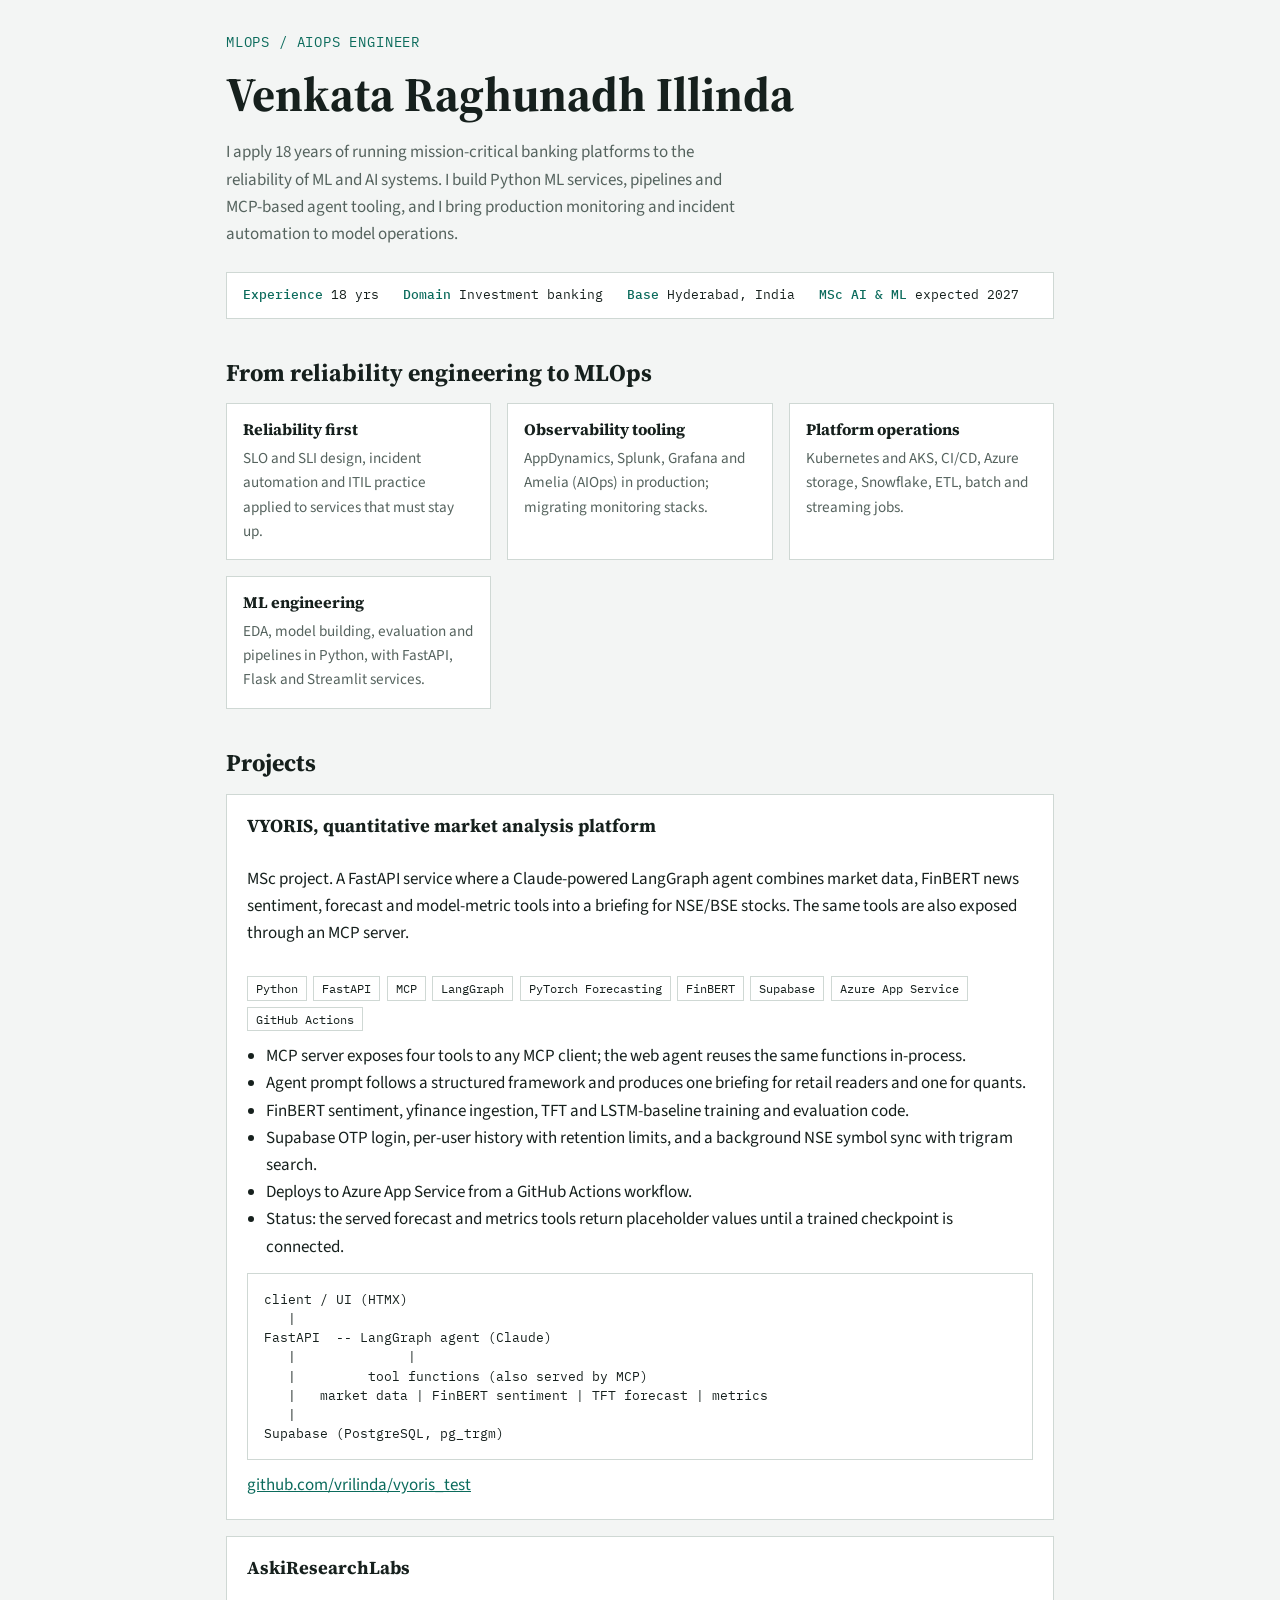
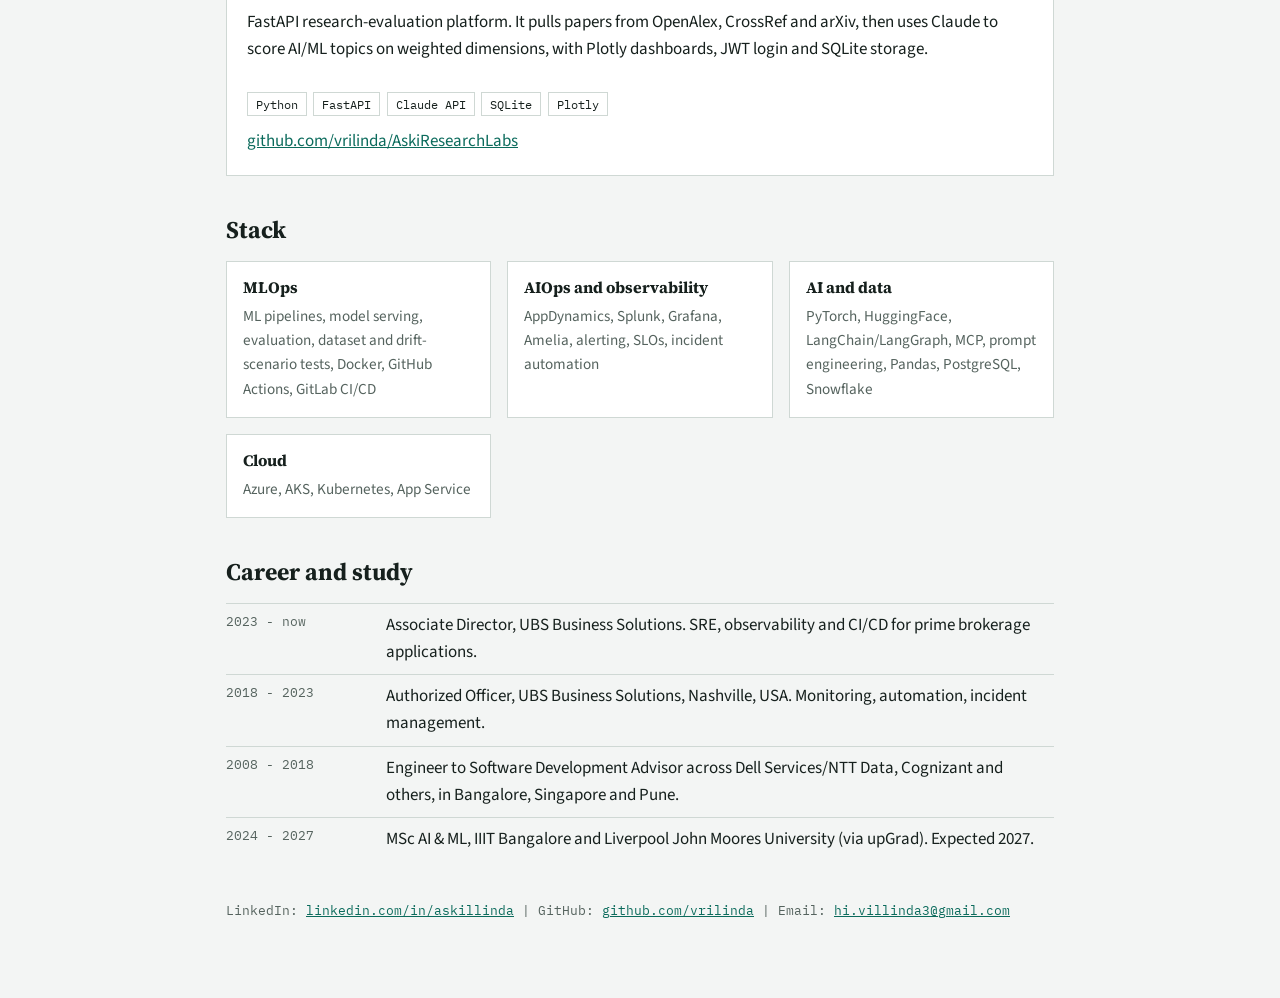
<file: mlops/portfolio/index.html>
<!doctype html>
<html lang="en">
<head>
<meta charset="utf-8">
<meta name="viewport" content="width=device-width, initial-scale=1">
<title>Raghunadh Illinda | MLOps and AIOps Engineer</title>
<meta name="description" content="MLOps and AIOps engineer with 18 years of production reliability in investment banking.">
<link rel="stylesheet" href="https://fonts.googleapis.com/css2?family=IBM+Plex+Mono:wght@400;500&family=Source+Serif+4:opsz,wght@8..60,500;8..60,700&family=Source+Sans+3:wght@400;600&display=swap">
<style>
/* Layout: runbook-style single column with a status strip; sections read like ops documents. */
:root{--bg:#f3f5f4;--fg:#16201d;--muted:#55635e;--line:#cfd8d4;--panel:#ffffff;--accent:#0b6b5c;--warn:#9a5b00;
--display:"Source Serif 4",Georgia,serif;--body:"Source Sans 3",system-ui,sans-serif;--mono:"IBM Plex Mono",ui-monospace,monospace}
@media (prefers-color-scheme:dark){:root:not([data-theme="light"]){--bg:#0f1715;--fg:#e4ede9;--muted:#9bada6;--line:#2a3a35;--panel:#16211e;--accent:#4fc3ad;--warn:#e0a54a;color-scheme:dark}}
:root[data-theme="dark"]{--bg:#0f1715;--fg:#e4ede9;--muted:#9bada6;--line:#2a3a35;--panel:#16211e;--accent:#4fc3ad;--warn:#e0a54a;color-scheme:dark}
*{box-sizing:border-box}
body{margin:0;background:var(--bg);color:var(--fg);font:17px/1.6 var(--body)}
.wrap{max-width:860px;margin:0 auto;padding:2rem 1rem 4rem}
h1,h2,h3{font-family:var(--display);line-height:1.2;text-wrap:balance;margin:0}
h1{font-size:clamp(2rem,6vw,3rem)}
h2{font-size:1.5rem;margin-bottom:1rem;padding-top:2.5rem}
h3{font-size:1.15rem}
a{color:var(--accent)}
a:focus-visible{outline:2px solid var(--accent);outline-offset:2px}
.role{font-family:var(--mono);font-size:.85rem;letter-spacing:.06em;text-transform:uppercase;color:var(--accent);margin:0 0 .75rem}
.lede{max-width:65ch;color:var(--muted);margin:1rem 0 0}
.strip{display:flex;flex-wrap:wrap;gap:.5rem 1.5rem;margin-top:1.5rem;padding:.75rem 1rem;border:1px solid var(--line);background:var(--panel);font-family:var(--mono);font-size:.8rem}
.strip span{min-width:0}
.strip b{font-weight:500;color:var(--accent)}
.grid{display:grid;grid-template-columns:repeat(auto-fit,minmax(240px,1fr));gap:1rem}
.cell{border:1px solid var(--line);background:var(--panel);padding:1rem}
.cell h3{font-size:1rem;margin-bottom:.4rem}
.cell p{margin:0;color:var(--muted);font-size:.95rem}
.project{border:1px solid var(--line);background:var(--panel);padding:1.25rem;display:grid;gap:.75rem;min-width:0}
.tags{display:flex;flex-wrap:wrap;gap:.4rem;list-style:none;padding:0;margin:0}
.tags li{font-family:var(--mono);font-size:.75rem;border:1px solid var(--line);padding:.1rem .5rem}
.project ul.pts{margin:0;padding-left:1.2rem}
.pending{border-style:dashed}
.pending .flag{font-family:var(--mono);font-size:.75rem;color:var(--warn)}
pre{margin:0;overflow-x:auto;padding:1rem;border:1px solid var(--line);background:var(--panel);font:.8rem/1.5 var(--mono)}
.timeline{list-style:none;margin:0;padding:0;display:grid;gap:.5rem}
.timeline li{display:grid;grid-template-columns:9rem 1fr;gap:1rem;border-top:1px solid var(--line);padding-top:.5rem}
.timeline time{font-family:var(--mono);font-size:.8rem;color:var(--muted)}
@media (max-width:520px){.timeline li{grid-template-columns:1fr;gap:.1rem}}
footer{margin-top:3rem;font-family:var(--mono);font-size:.8rem;color:var(--muted)}
</style>
</head>
<body>
<main class="wrap">
<header>
<p class="role">MLOps / AIOps Engineer</p>
<h1>Venkata Raghunadh Illinda</h1>
<p class="lede">I apply 18 years of running mission-critical banking platforms to the reliability of ML and AI systems. I build Python ML services, pipelines and MCP-based agent tooling, and I bring production monitoring and incident automation to model operations.</p>
<div class="strip" role="list">
<span role="listitem"><b>Experience</b> 18 yrs</span>
<span role="listitem"><b>Domain</b> Investment banking</span>
<span role="listitem"><b>Base</b> Hyderabad, India</span>
<span role="listitem"><b>MSc AI &amp; ML</b> expected 2027</span>
</div>
</header>

<section aria-labelledby="edge">
<h2 id="edge">From reliability engineering to MLOps</h2>
<div class="grid">
<div class="cell"><h3>Reliability first</h3><p>SLO and SLI design, incident automation and ITIL practice applied to services that must stay up.</p></div>
<div class="cell"><h3>Observability tooling</h3><p>AppDynamics, Splunk, Grafana and Amelia (AIOps) in production; migrating monitoring stacks.</p></div>
<div class="cell"><h3>Platform operations</h3><p>Kubernetes and AKS, CI/CD, Azure storage, Snowflake, ETL, batch and streaming jobs.</p></div>
<div class="cell"><h3>ML engineering</h3><p>EDA, model building, evaluation and pipelines in Python, with FastAPI, Flask and Streamlit services.</p></div>
</div>
</section>

<section aria-labelledby="projects">
<h2 id="projects">Projects</h2>
<div class="grid" style="grid-template-columns:1fr">
<article class="project">
<h3>VYORIS, quantitative market analysis platform</h3>
<p>MSc project. A FastAPI service where a Claude-powered LangGraph agent combines market data, FinBERT news sentiment, forecast and model-metric tools into a briefing for NSE/BSE stocks. The same tools are also exposed through an MCP server.</p>
<ul class="tags"><li>Python</li><li>FastAPI</li><li>MCP</li><li>LangGraph</li><li>PyTorch Forecasting</li><li>FinBERT</li><li>Supabase</li><li>Azure App Service</li><li>GitHub Actions</li></ul>
<ul class="pts">
<li>MCP server exposes four tools to any MCP client; the web agent reuses the same functions in-process.</li>
<li>Agent prompt follows a structured framework and produces one briefing for retail readers and one for quants.</li>
<li>FinBERT sentiment, yfinance ingestion, TFT and LSTM-baseline training and evaluation code.</li>
<li>Supabase OTP login, per-user history with retention limits, and a background NSE symbol sync with trigram search.</li>
<li>Deploys to Azure App Service from a GitHub Actions workflow.</li>
<li>Status: the served forecast and metrics tools return placeholder values until a trained checkpoint is connected.</li>
</ul>
<pre>client / UI (HTMX)
   |
FastAPI  -- LangGraph agent (Claude)
   |              |
   |         tool functions (also served by MCP)
   |   market data | FinBERT sentiment | TFT forecast | metrics
   |
Supabase (PostgreSQL, pg_trgm)</pre>
<a href="https://github.com/vrilinda/vyoris_test">github.com/vrilinda/vyoris_test</a>
</article>

<article class="project">
<h3>AskiResearchLabs</h3>
<p>FastAPI research-evaluation platform. It pulls papers from OpenAlex, CrossRef and arXiv, then uses Claude to score AI/ML topics on weighted dimensions, with Plotly dashboards, JWT login and SQLite storage.</p>
<ul class="tags"><li>Python</li><li>FastAPI</li><li>Claude API</li><li>SQLite</li><li>Plotly</li></ul>
<a href="https://github.com/vrilinda/AskiResearchLabs">github.com/vrilinda/AskiResearchLabs</a>
</article>
</div>
</section>

<section aria-labelledby="stack">
<h2 id="stack">Stack</h2>
<div class="grid">
<div class="cell"><h3>MLOps</h3><p>ML pipelines, model serving, evaluation, dataset and drift-scenario tests, Docker, GitHub Actions, GitLab CI/CD</p></div>
<div class="cell"><h3>AIOps and observability</h3><p>AppDynamics, Splunk, Grafana, Amelia, alerting, SLOs, incident automation</p></div>
<div class="cell"><h3>AI and data</h3><p>PyTorch, HuggingFace, LangChain/LangGraph, MCP, prompt engineering, Pandas, PostgreSQL, Snowflake</p></div>
<div class="cell"><h3>Cloud</h3><p>Azure, AKS, Kubernetes, App Service</p></div>
</div>
</section>

<section aria-labelledby="path">
<h2 id="path">Career and study</h2>
<ol class="timeline">
<li><time>2023 - now</time><span>Associate Director, UBS Business Solutions. SRE, observability and CI/CD for prime brokerage applications.</span></li>
<li><time>2018 - 2023</time><span>Authorized Officer, UBS Business Solutions, Nashville, USA. Monitoring, automation, incident management.</span></li>
<li><time>2008 - 2018</time><span>Engineer to Software Development Advisor across Dell Services/NTT Data, Cognizant and others, in Bangalore, Singapore and Pune.</span></li>
<li><time>2024 - 2027</time><span>MSc AI &amp; ML, IIIT Bangalore and Liverpool John Moores University (via upGrad). Expected 2027.</span></li>
</ol>
</section>

<footer>
<p>LinkedIn: <a href="https://www.linkedin.com/in/askillinda/">linkedin.com/in/askillinda</a> | GitHub: <a href="https://github.com/vrilinda">github.com/vrilinda</a> | Email: <a href="mailto:hi.villinda3@gmail.com">hi.villinda3@gmail.com</a></p>
</footer>
</main>
</body>
</html>
</file>
